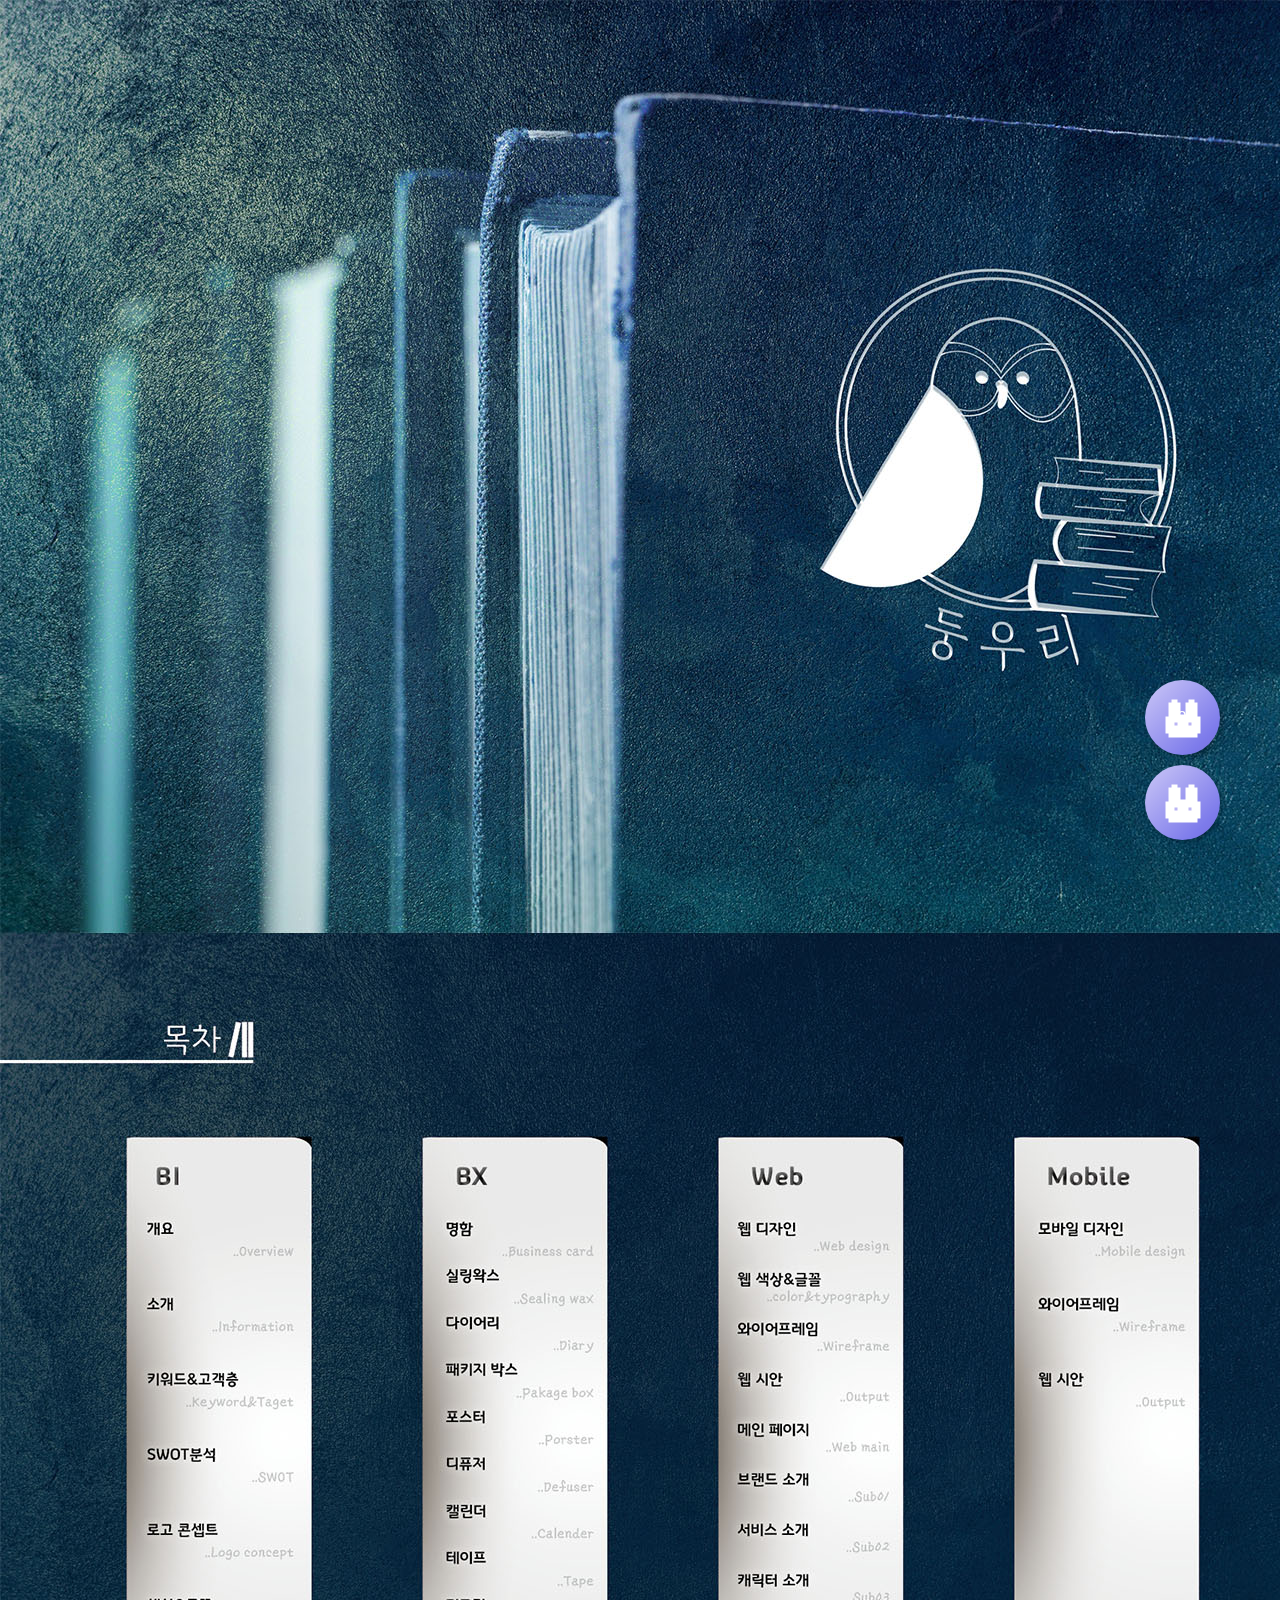
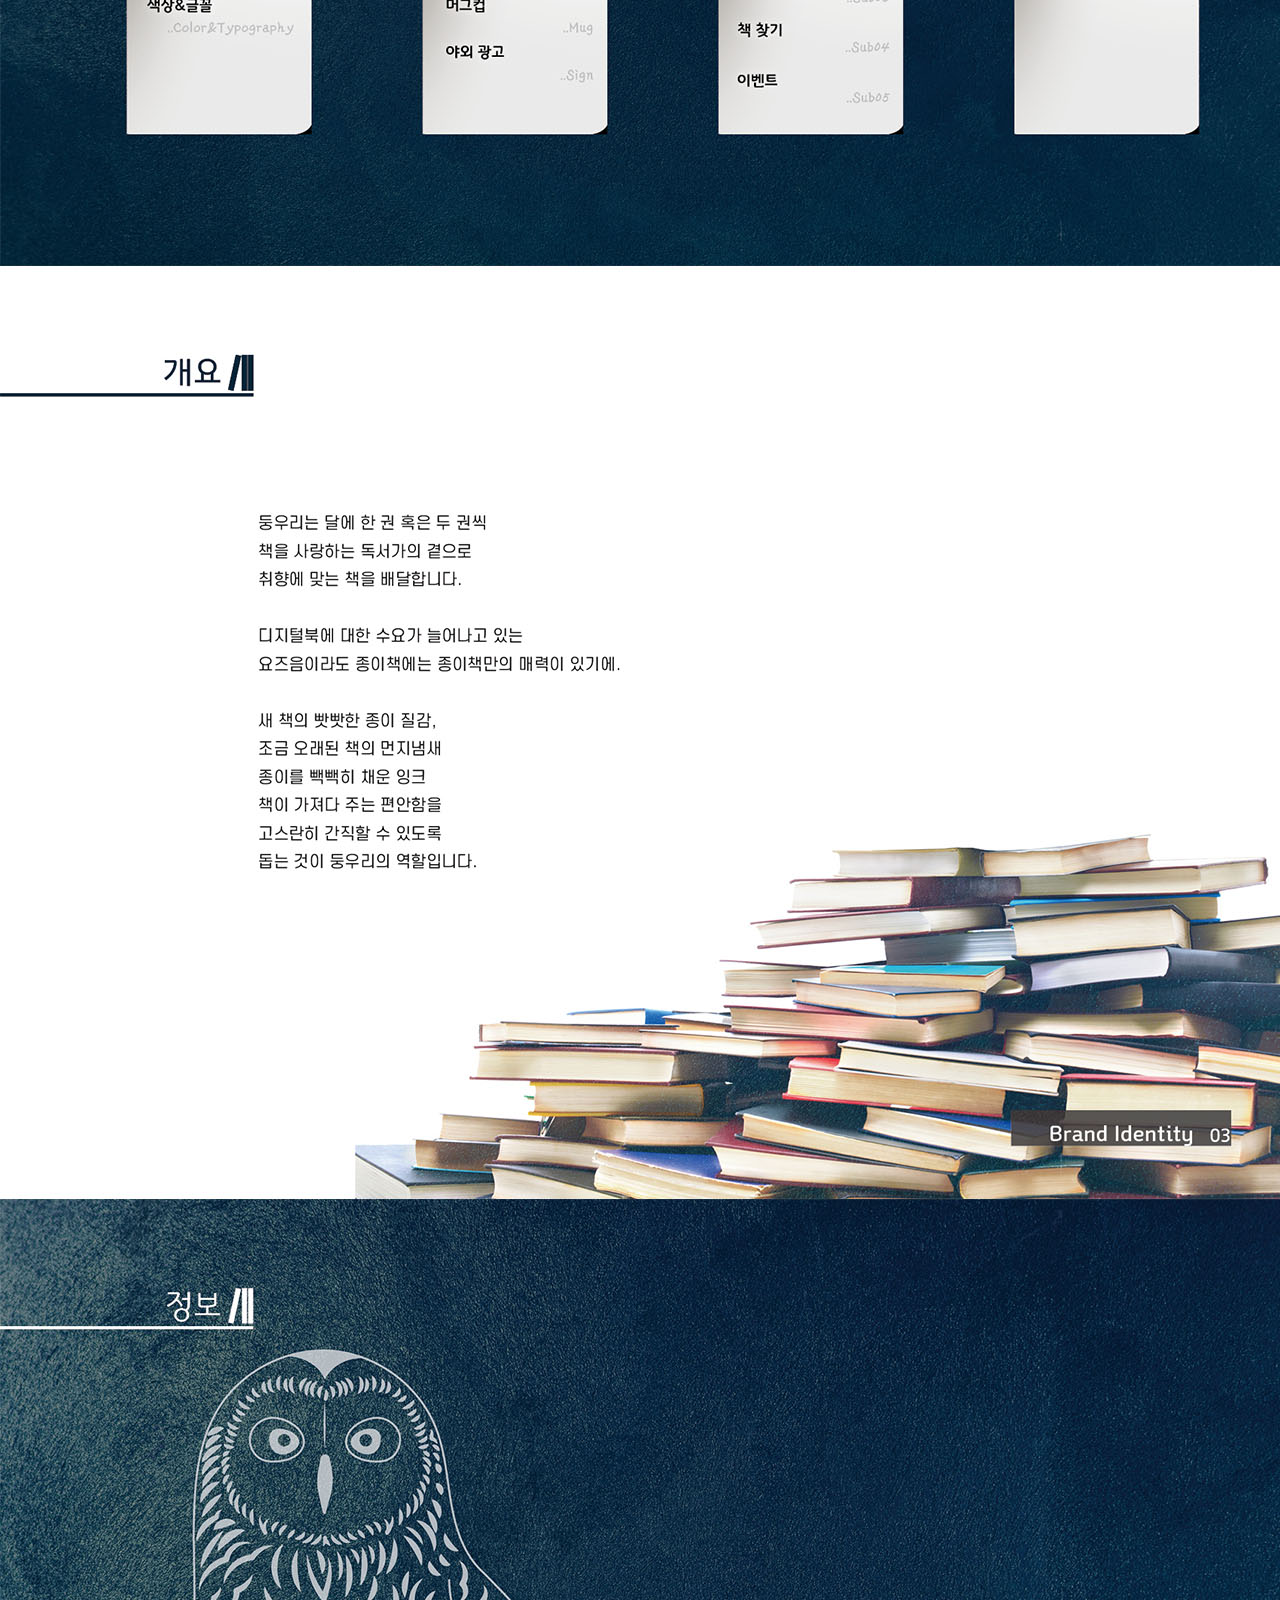
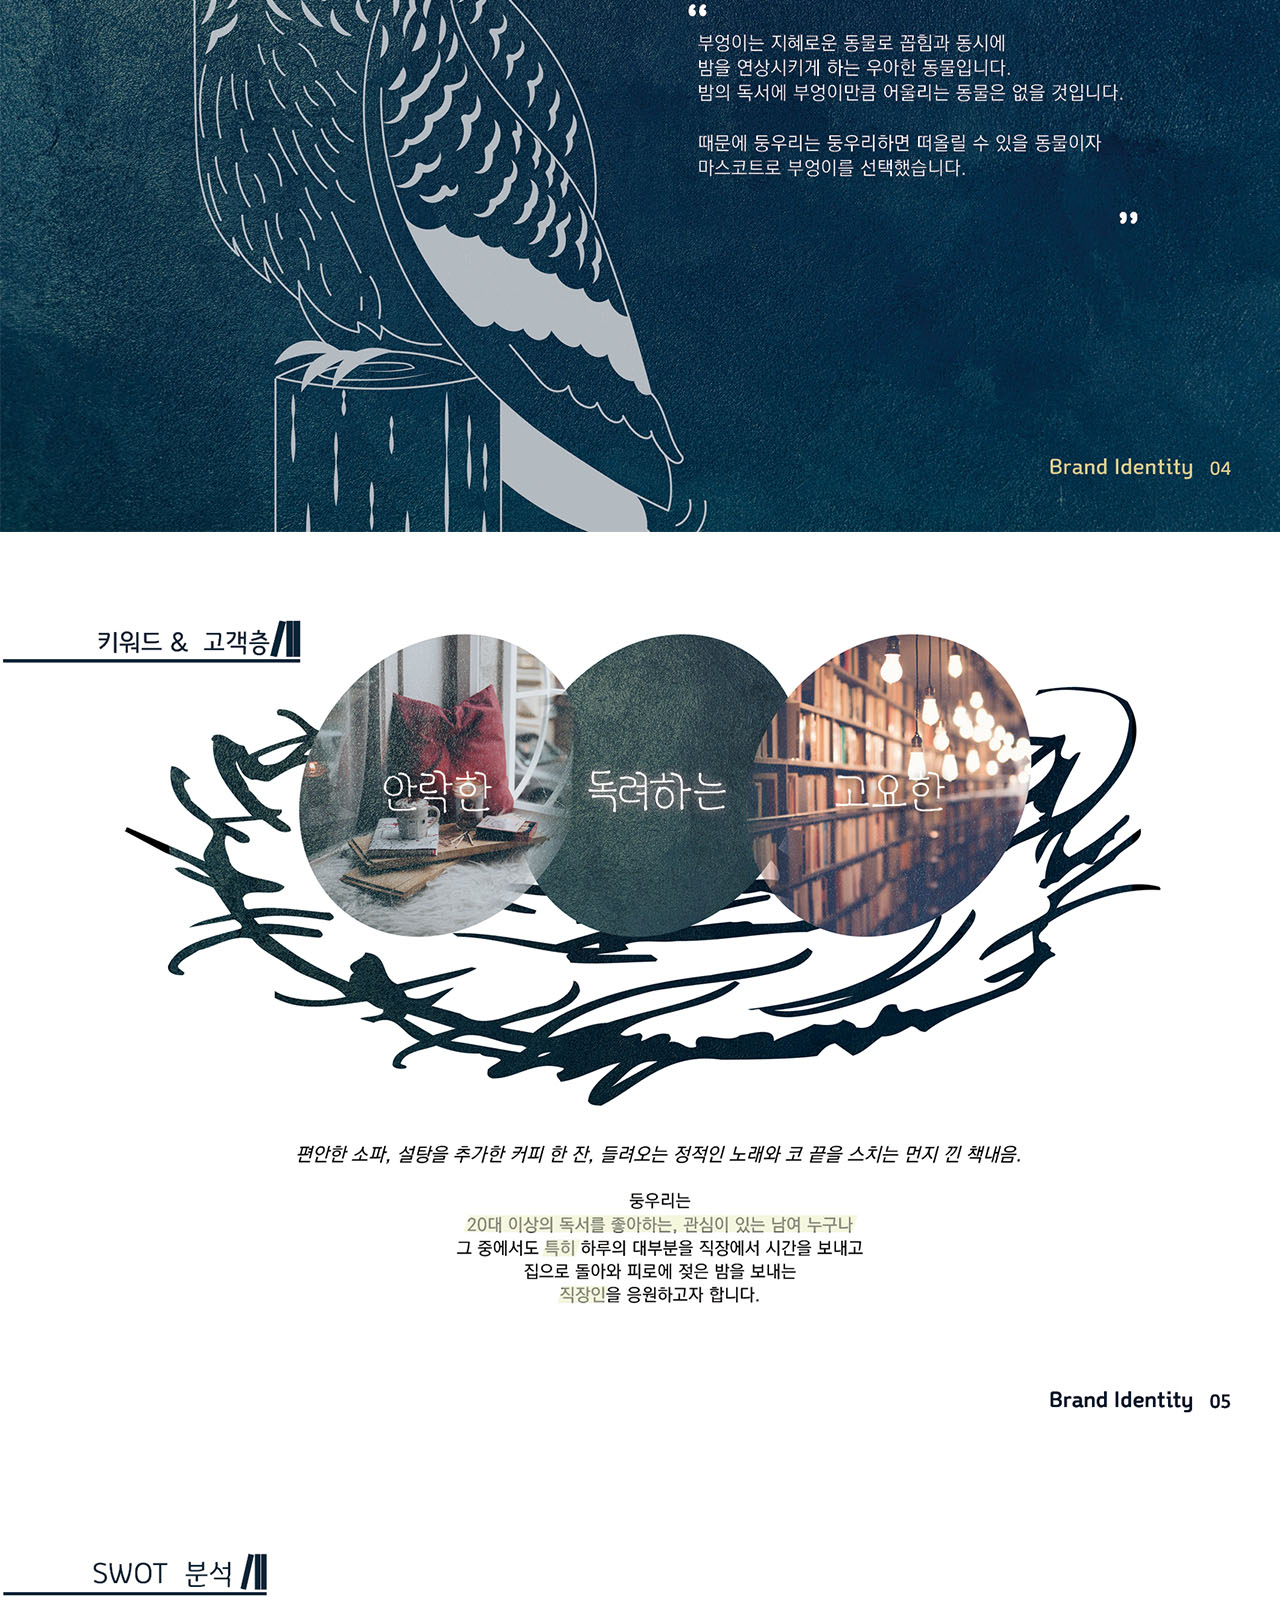
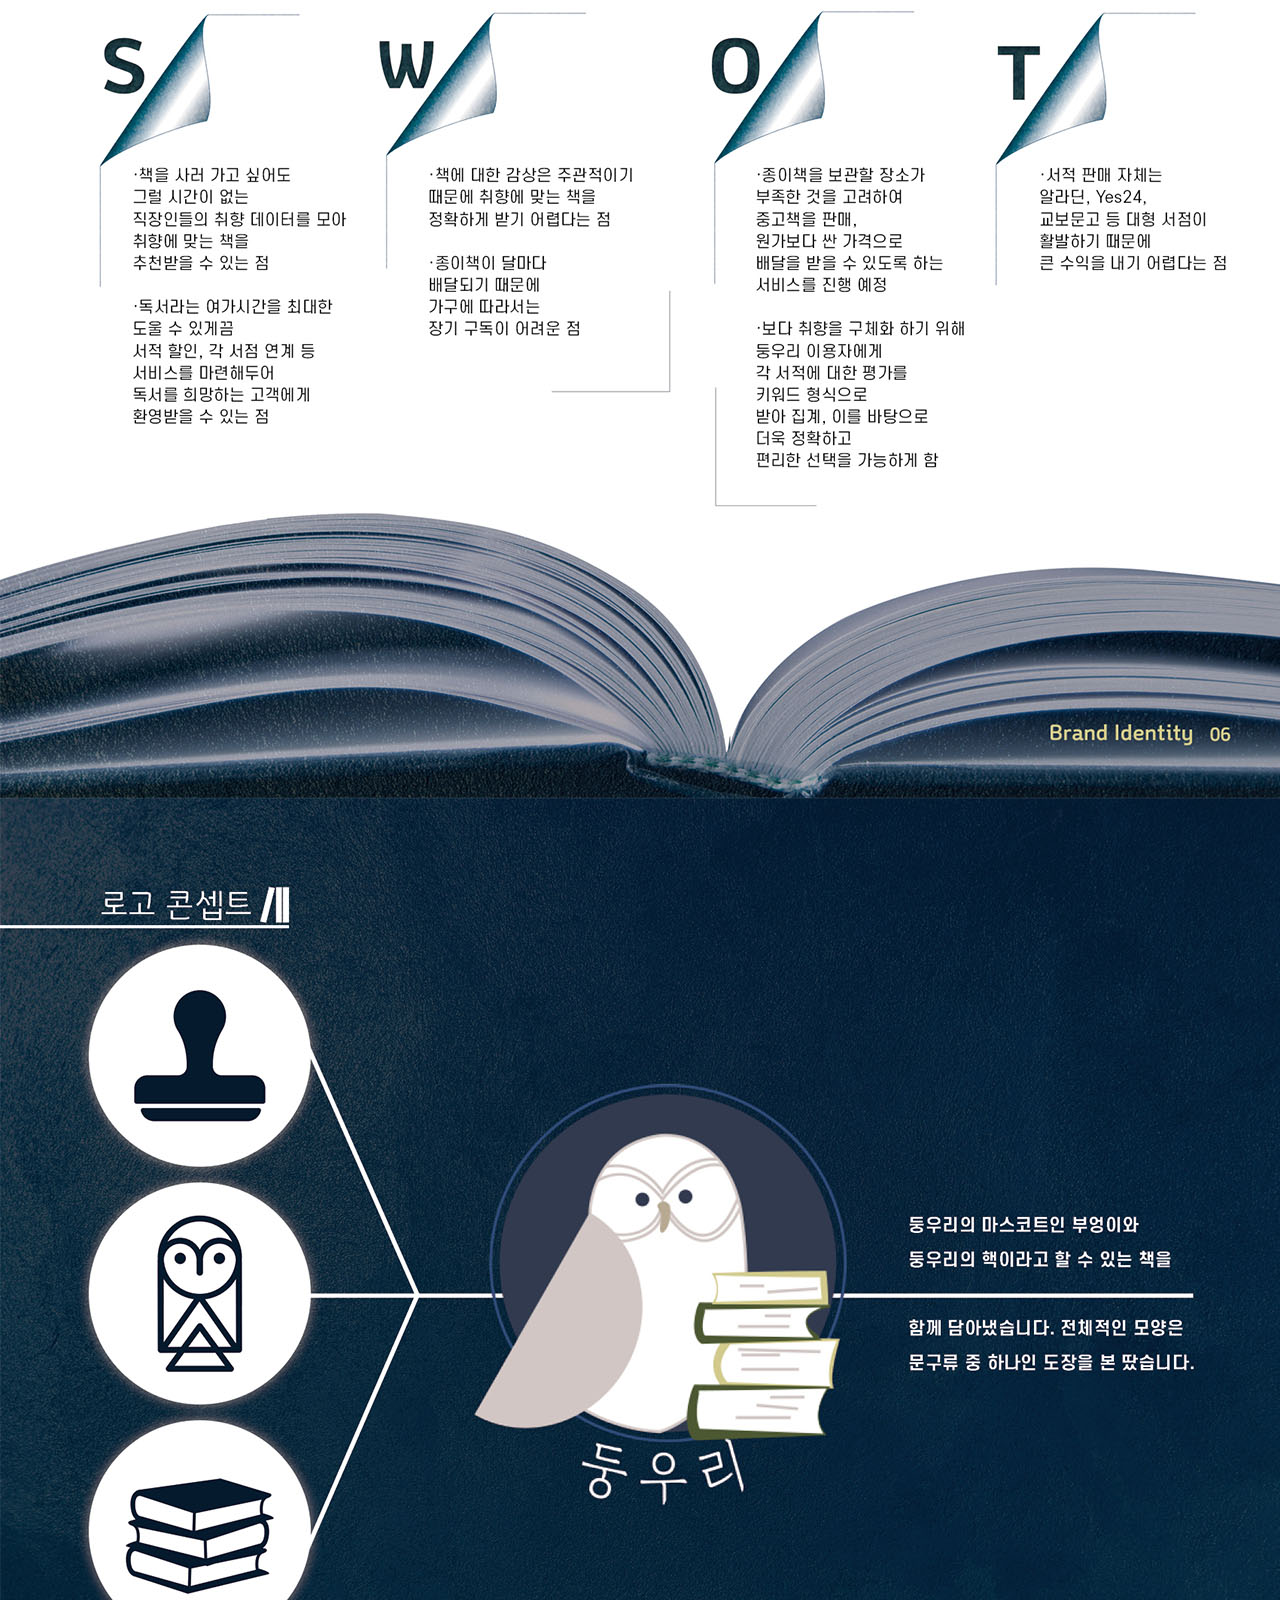
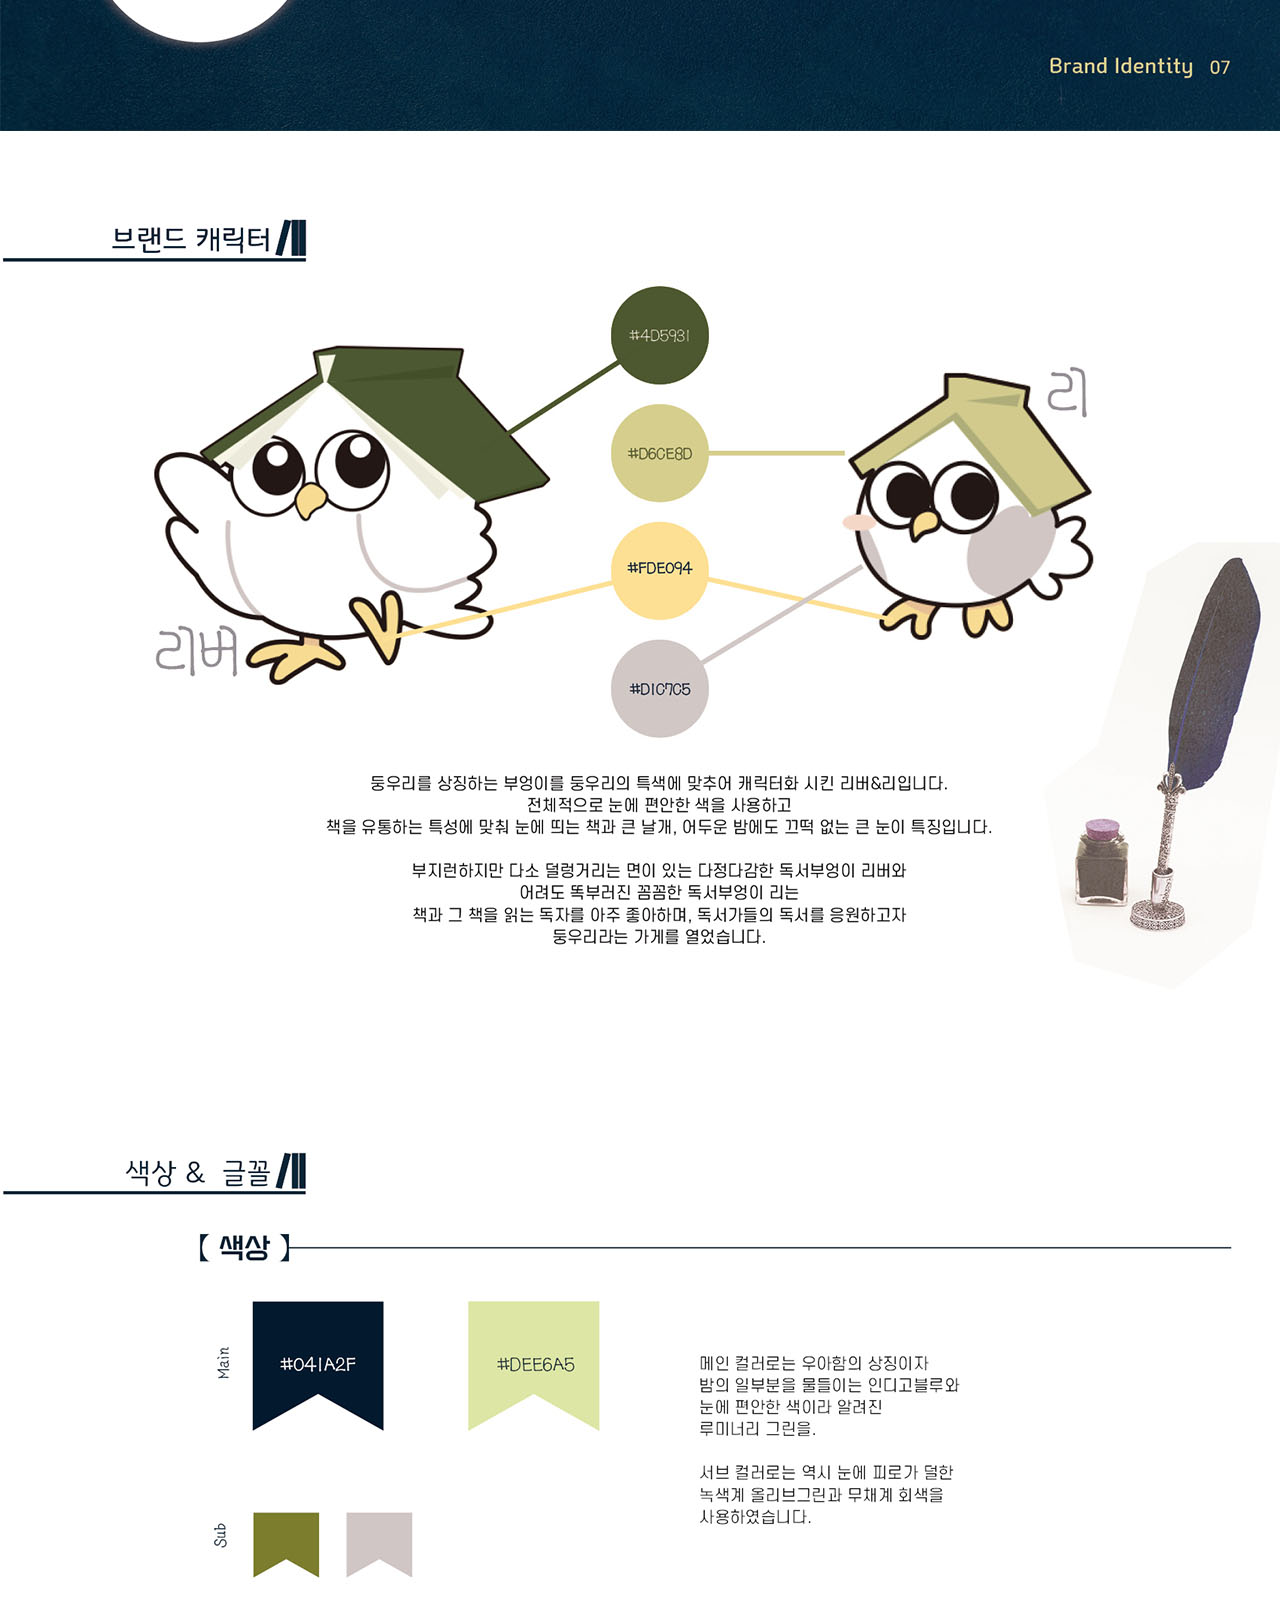
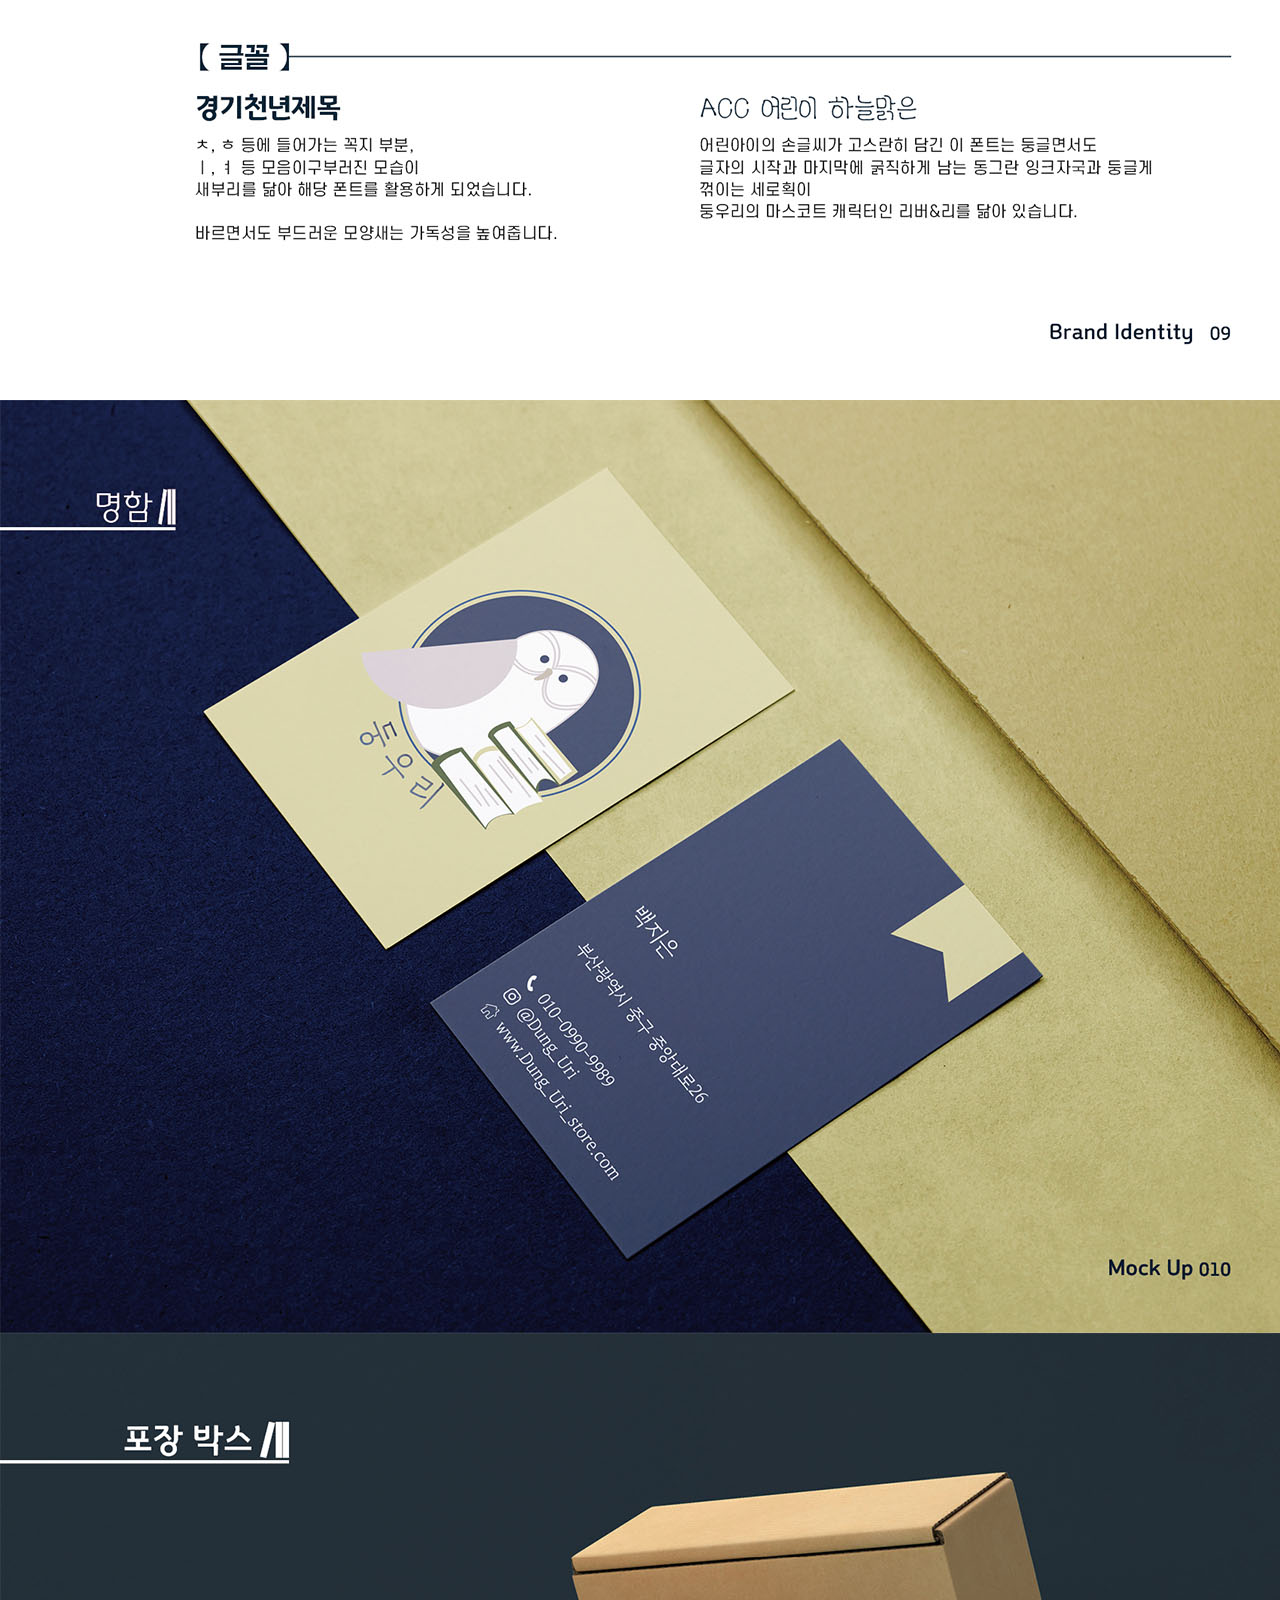
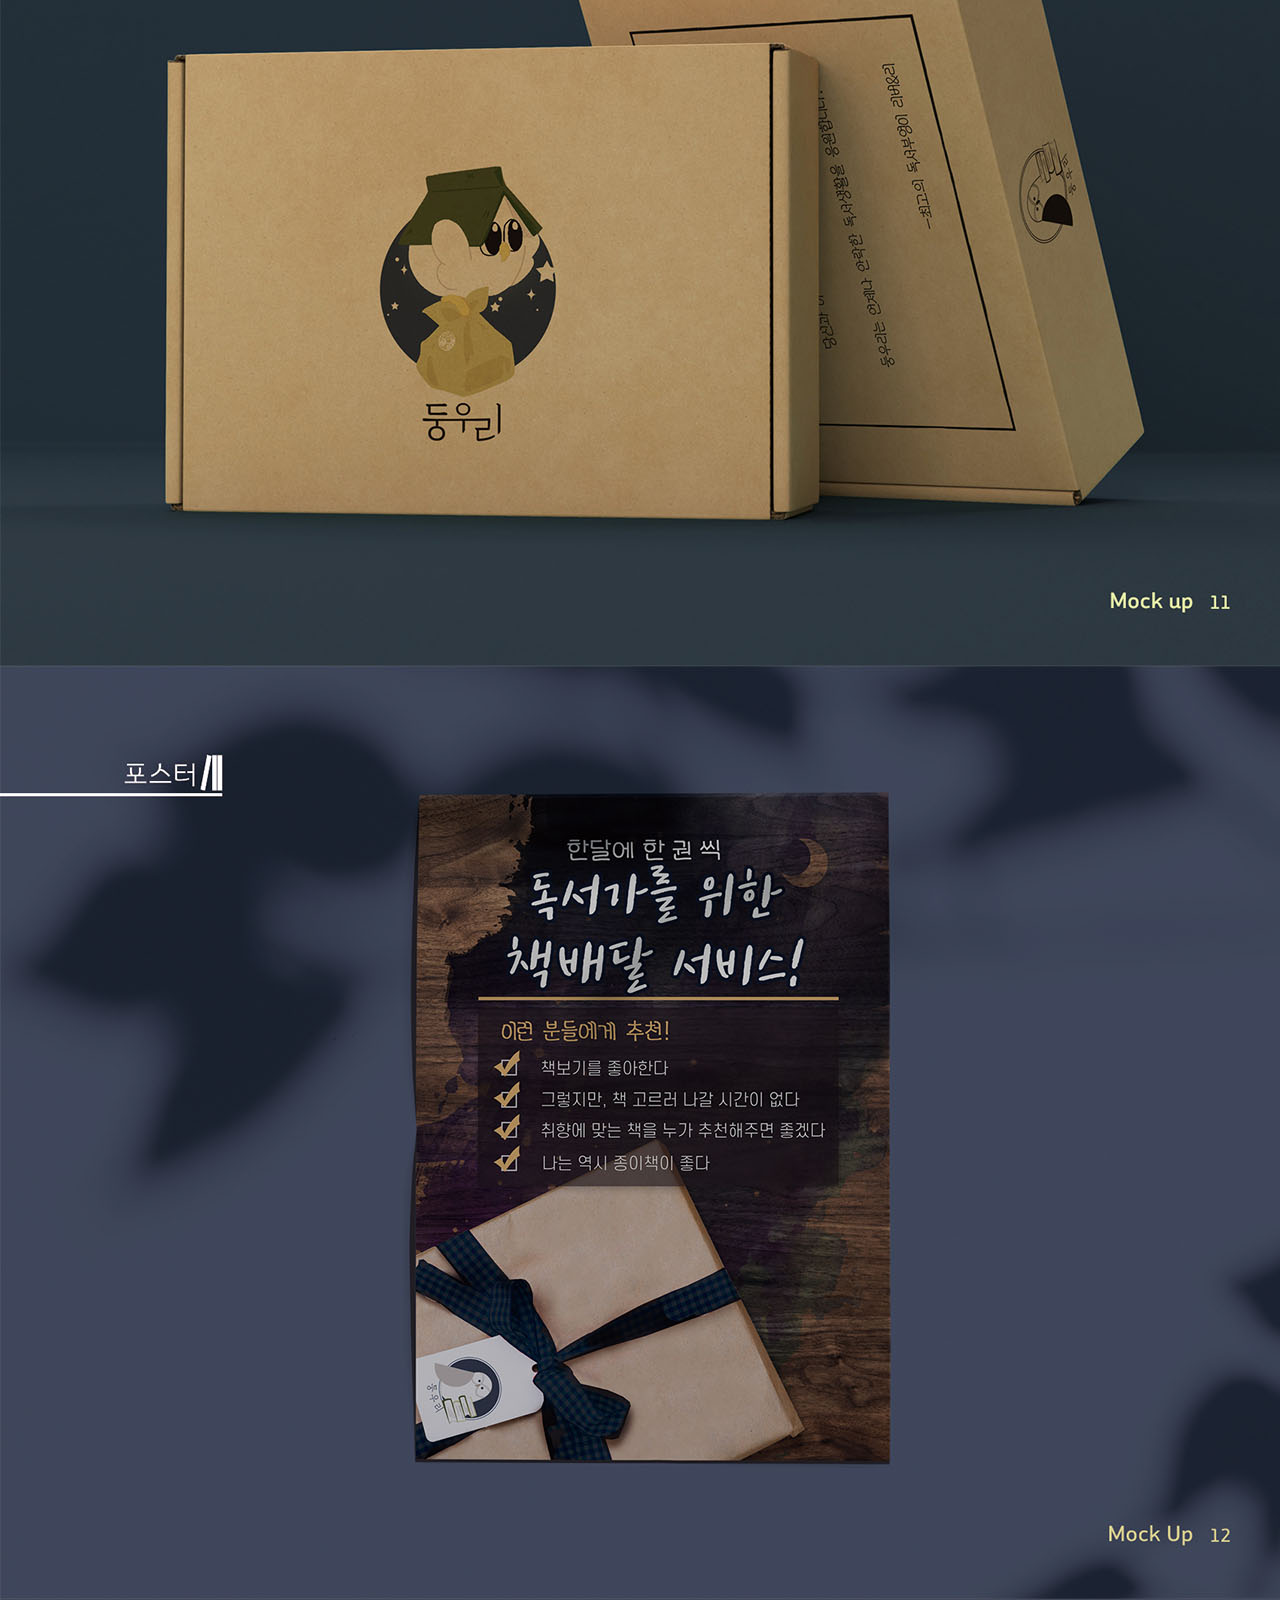
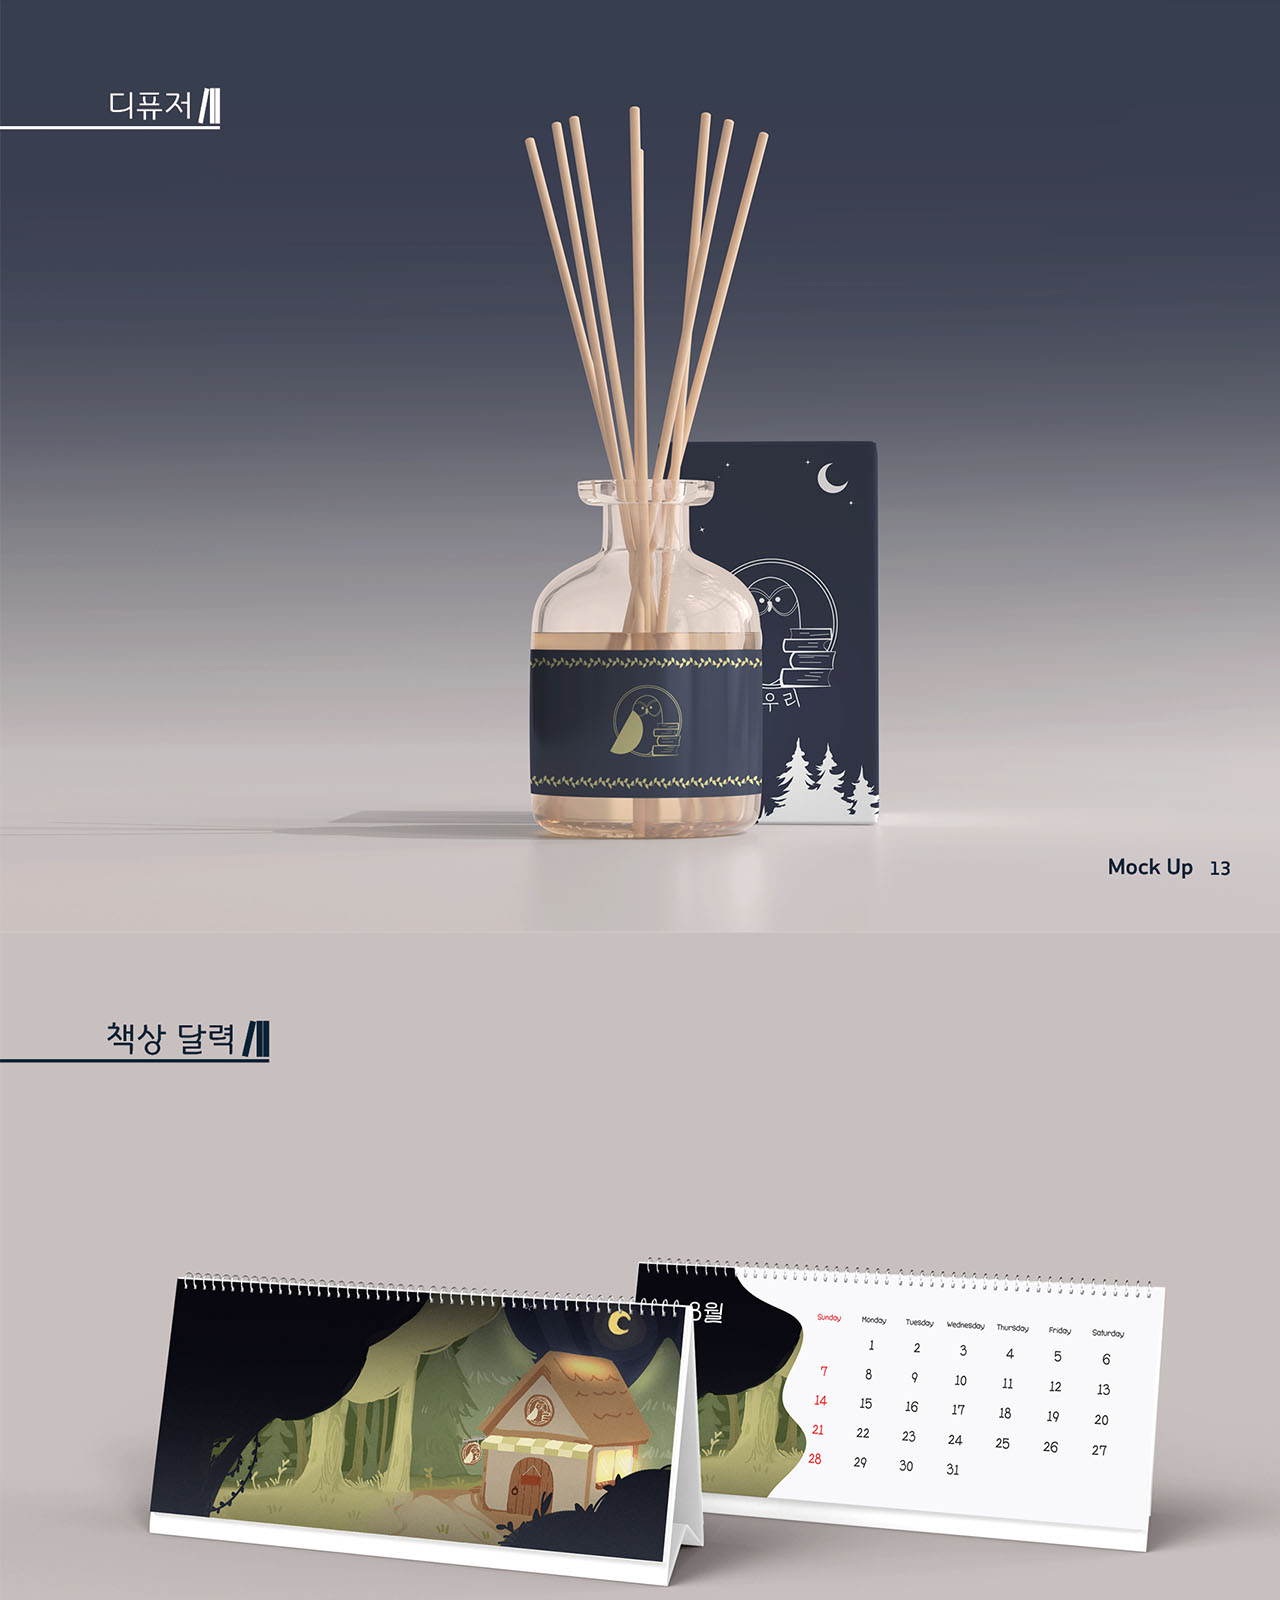
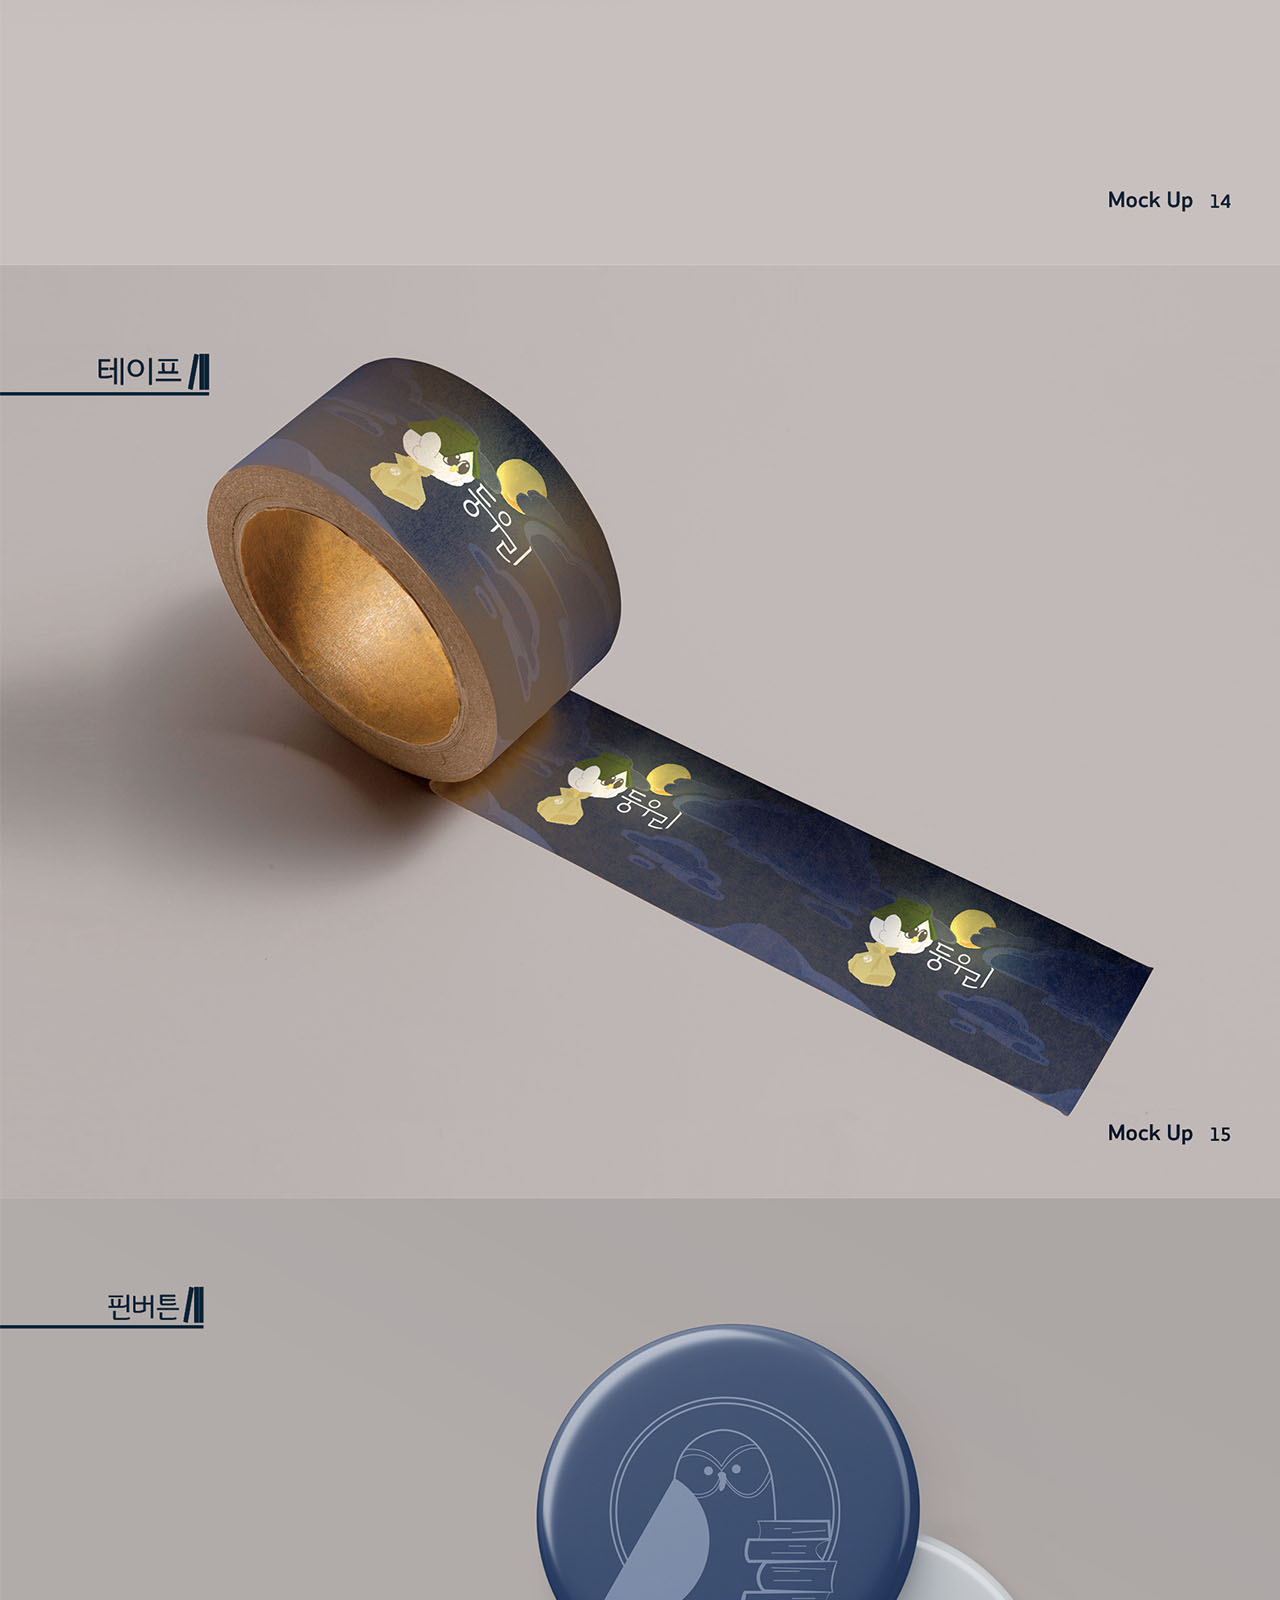
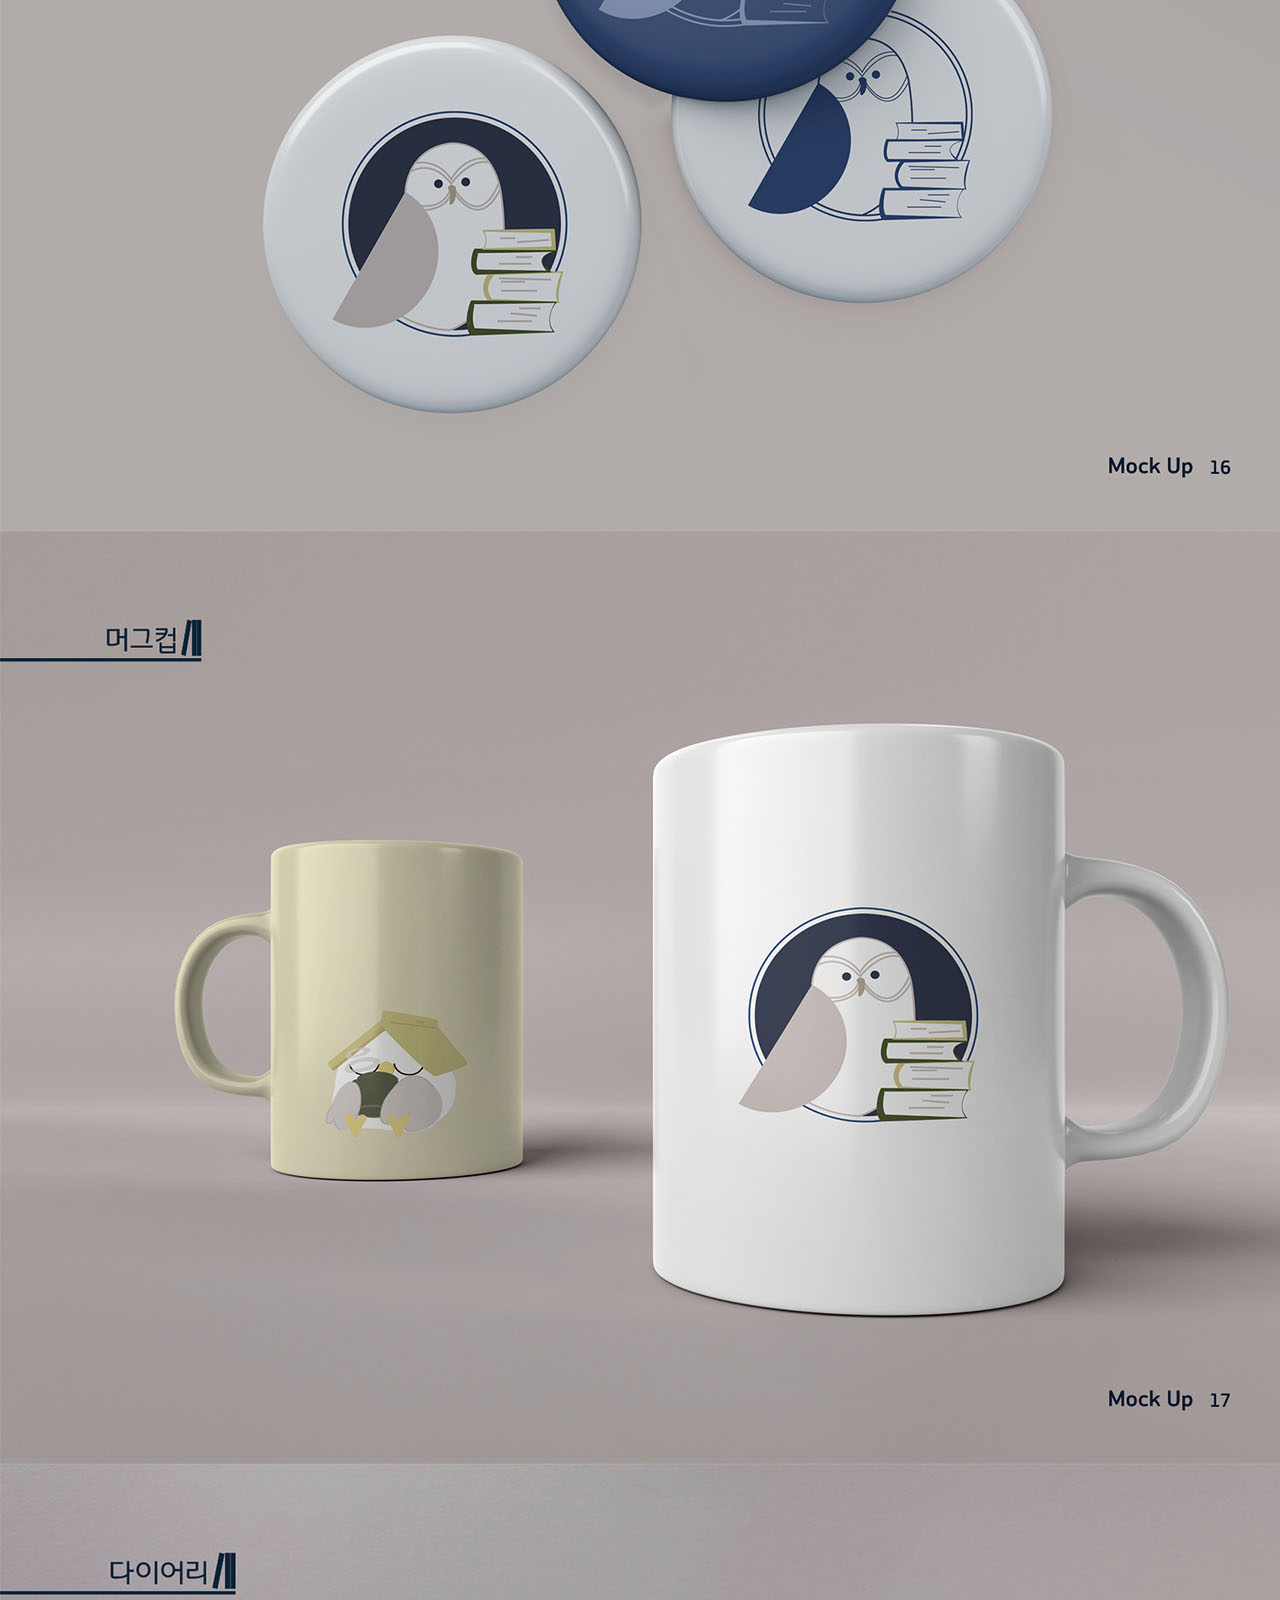
<file: guide/Dunguri-bibx.html>
<!doctype html>
<html>
	<head>
		<title>둥우리BI&BX</title>
		<meta charset="utf-8">
		<link href="guide.css" rel="stylesheet" type="text/css">
        <link rel="icon" href="../img/fabicon.png" type="image/x-icon">
	</head>
	<body>
		<img src="../img/bibx.jpg" alt="둥우리BIBX">
		<ul class="btn">
			<li><a href="#"><img src="../img/btn.png" alt="흰토끼">top</a><li>
			<li><a href="../index.html"><img src="../img/btn.png" alt="흰토끼"><p>home</p></a><li>
		</ul>
	</body>	
</html>
</file>
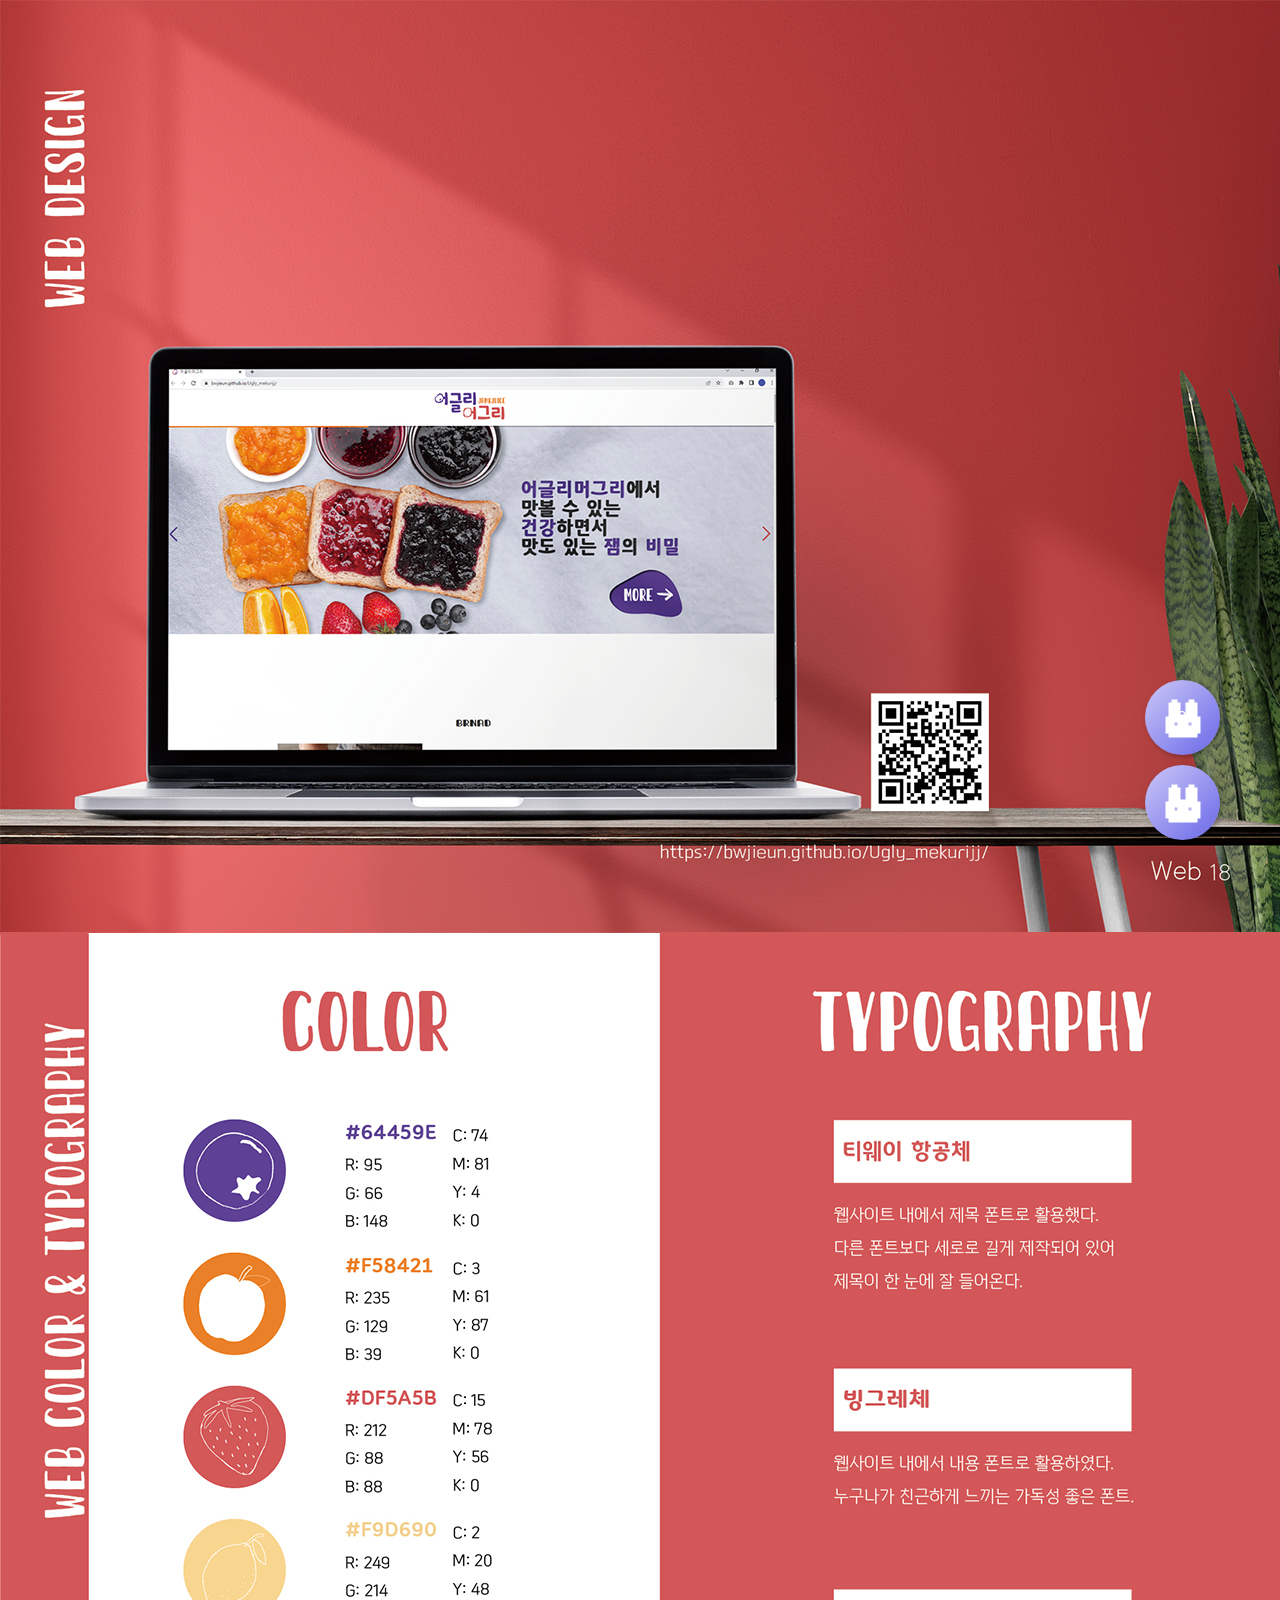
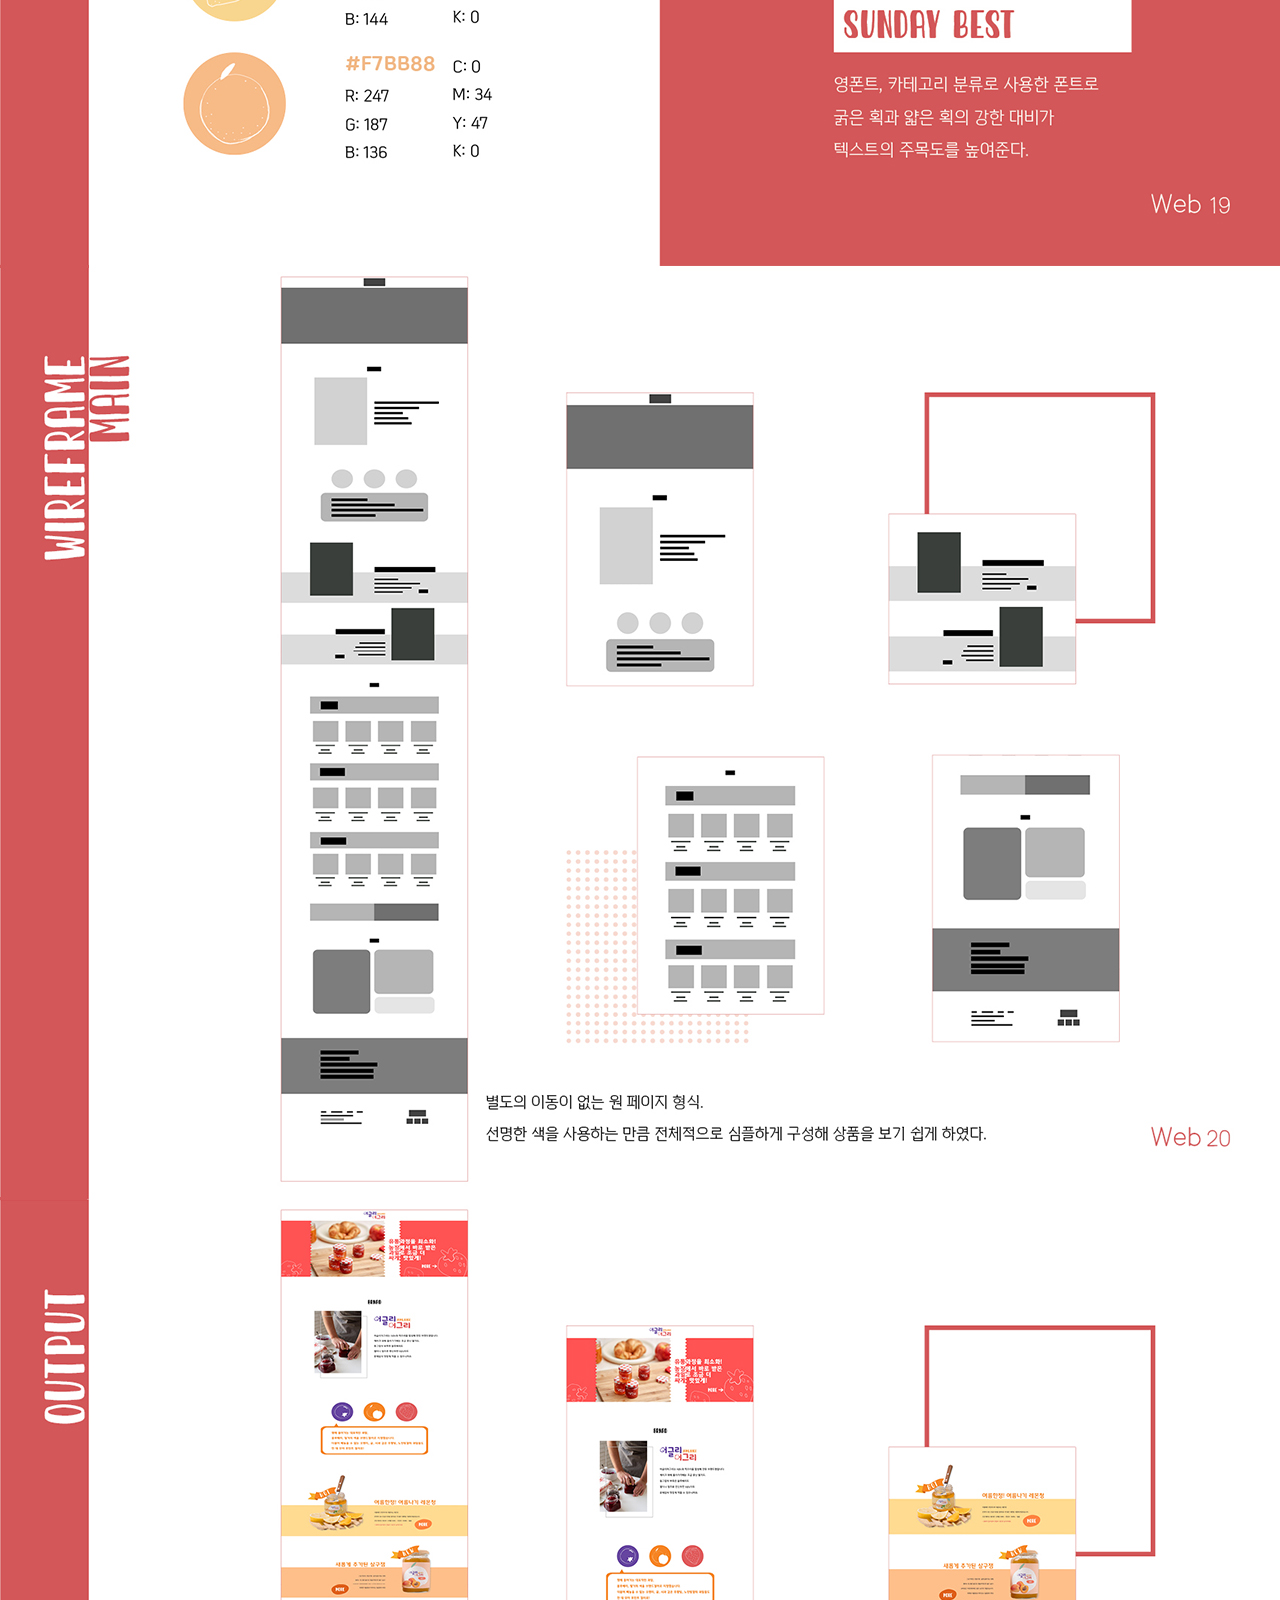
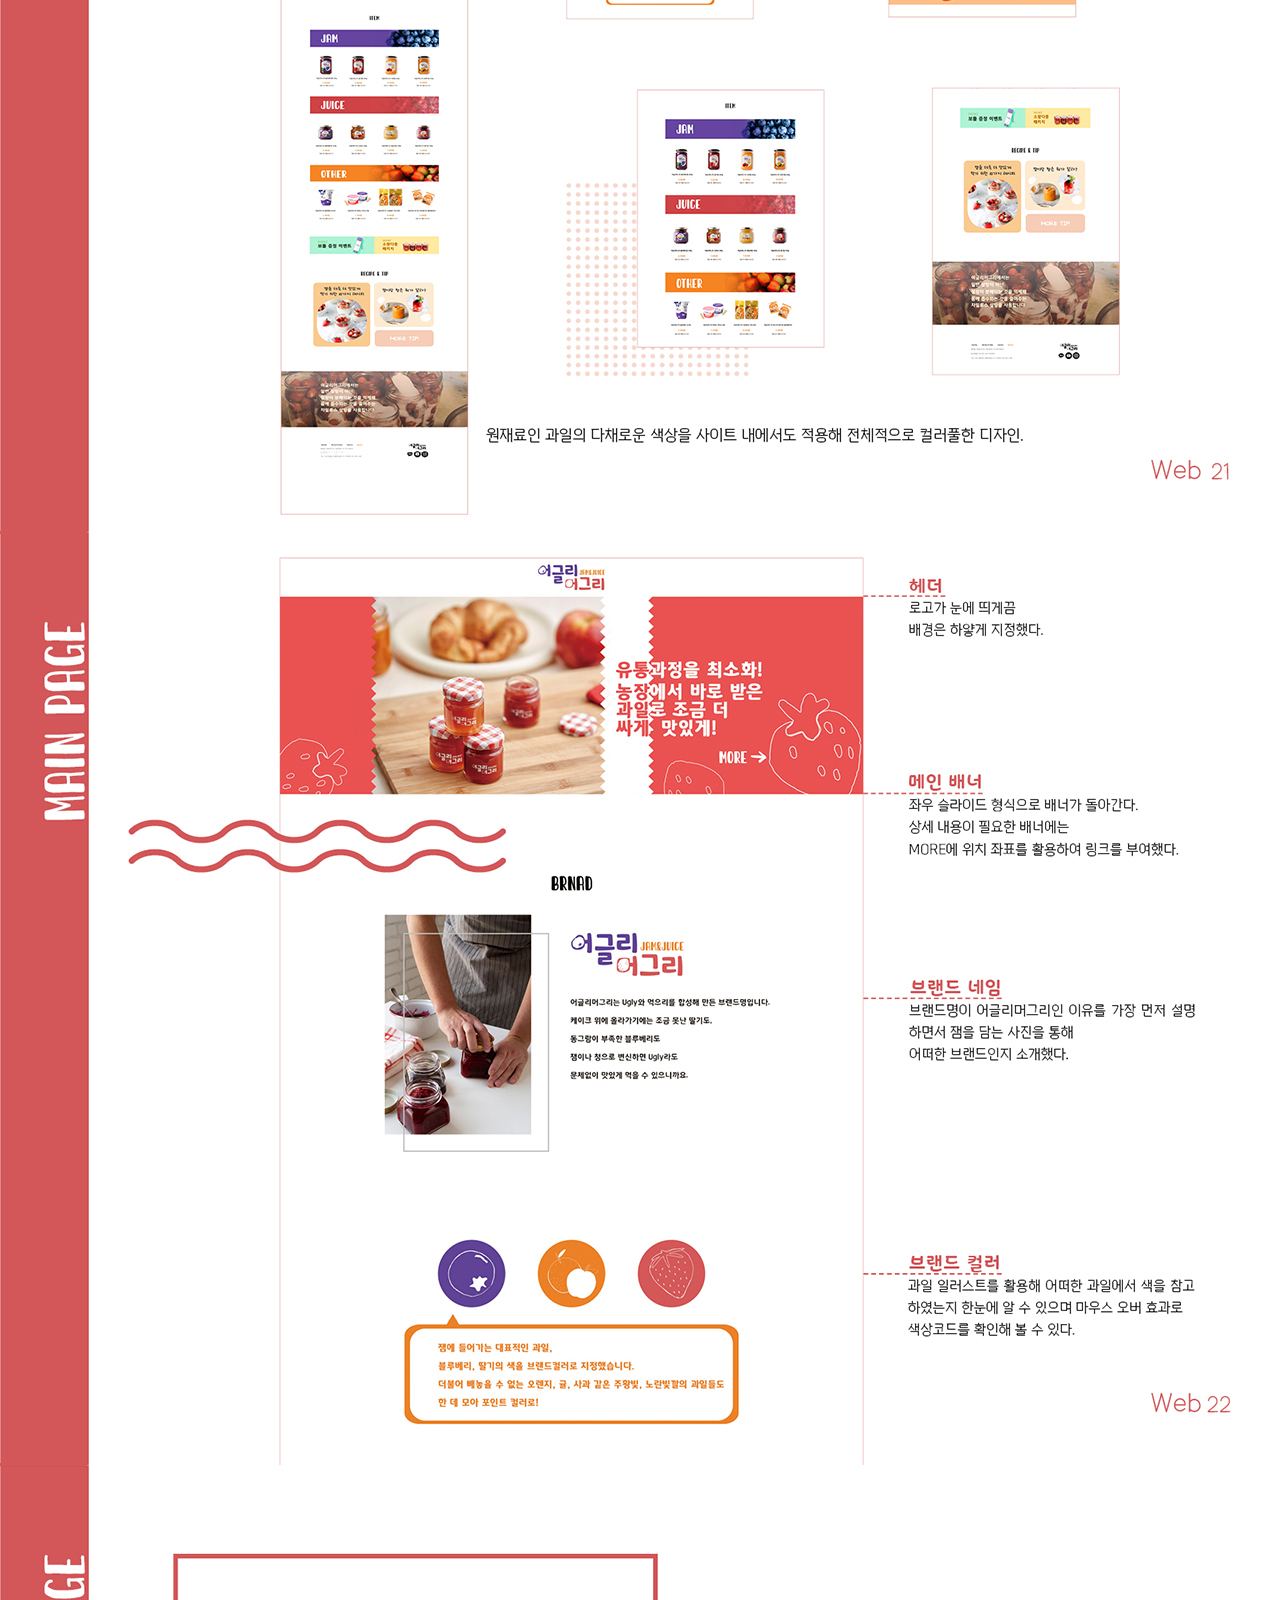
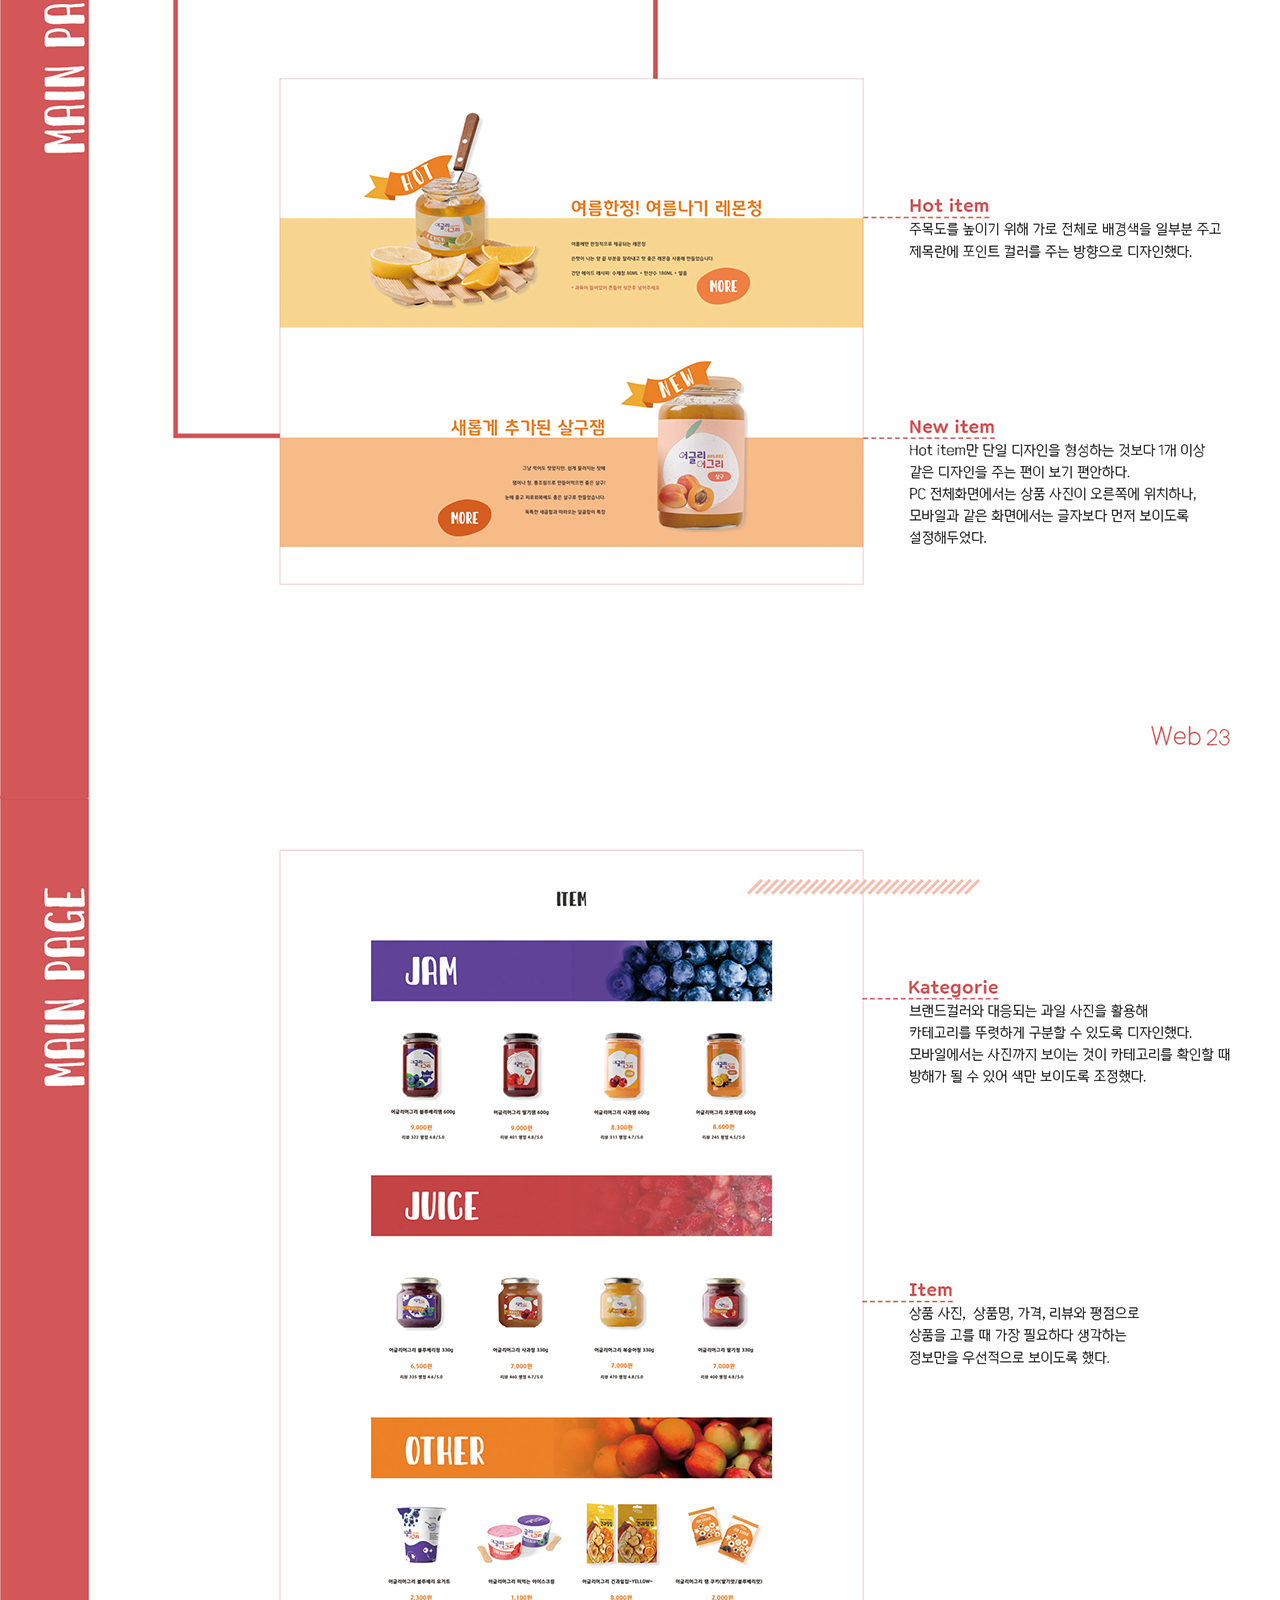
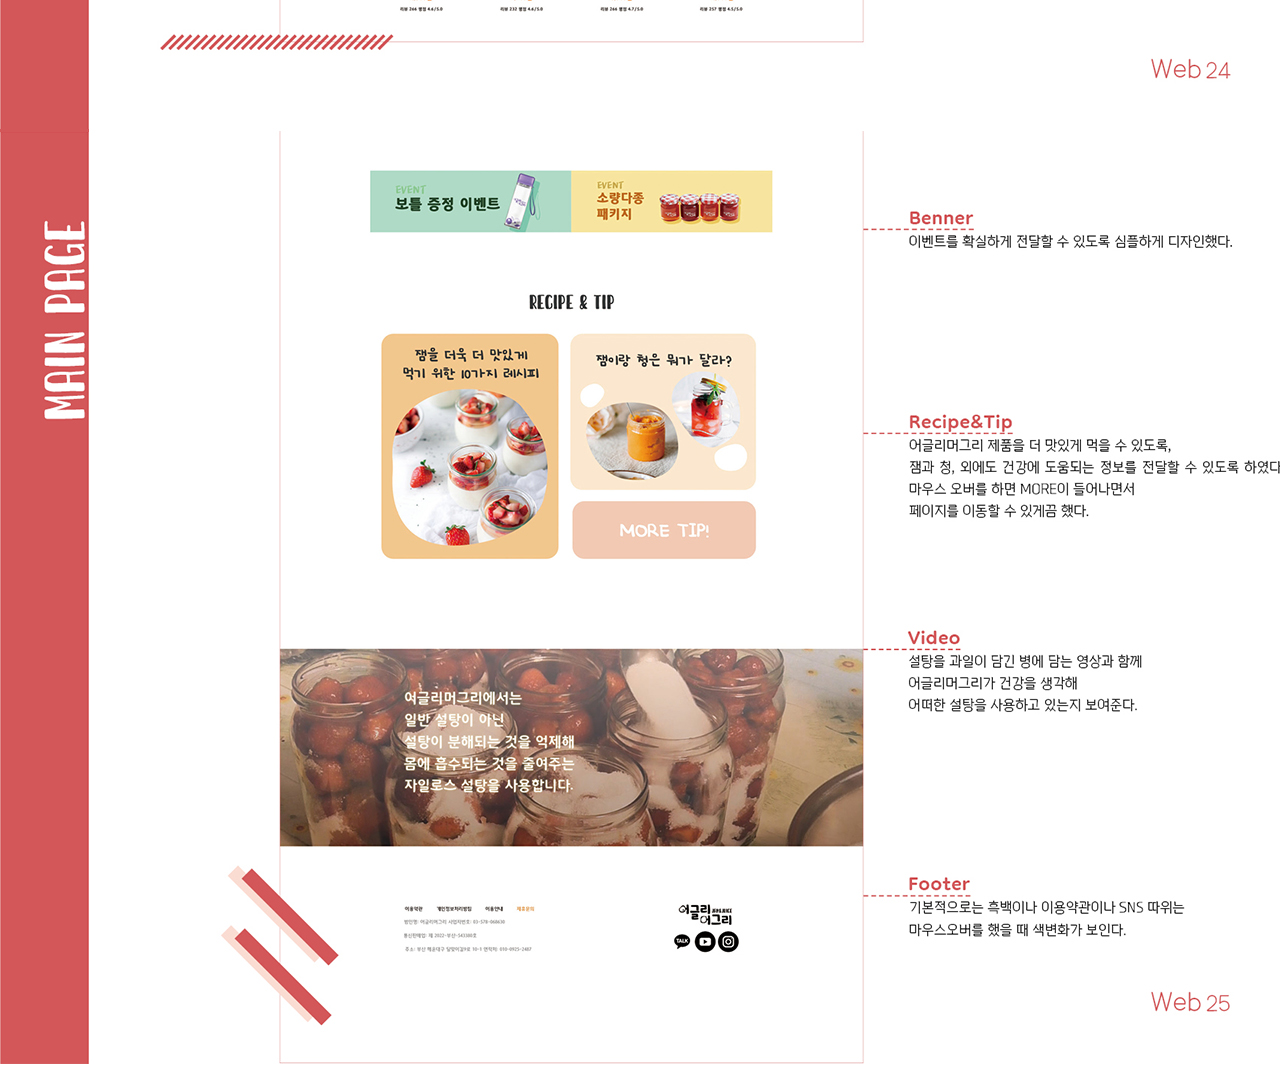
<file: guide/Uglymekuri-web.html>
<!DOCTYPE html>
<html lang="ko">
<head>
    <meta charset="UTF-8">
    <title>어글리머그리 웹&XD</title>
    <link rel="stylesheet" href="guide.css" type="text/css">
    <link rel="icon" href="../img/fabicon.png" type="image/x-icon">
</head>
<body>
    <img src="../img/web-UM.jpg" alt="어글리머그리웹XD">
    <ul class="btn">
        <li><a href="#"><img src="../img/btn.png" alt="흰토끼">Top</a></li>
        <li><a href="../index.html"><img src="../img/btn.png" alt="흰토끼"><p>Home</p></a></li>
    </ul>
</body>
</html>
</file>
<file: guide/guide.css>
@import url("https://font.elice.io/EliceDigitalBaeum.css");

* {
    margin: 0;
    padding: 0;
}
body {
    width: 1320px;
    margin: 0 auto;
}
ul {
    list-style: none;
    position: fixed;
    bottom: 50px;
    right: 50px;
    text-align: center;
}
ul li {
    margin: 10px;
}
ul li a {
    display: inline-block;
    padding: 15px 15px;
    border-radius: 50%;
    box-shadow: 2px 2px 5px rgb(0 0 0 / 30%);
    width: 45px;
    height: 45px;
    line-height: 40px;
    background: rgb(119,108,218);
background: linear-gradient(315deg, rgba(119,108,218,1) 0%, rgba(125,123,235,1) 21%, rgba(204,200,247,1) 100%);
}
a {
    text-decoration: none;
    color: #fff;
    font-family: "Elice Digital Baeum", sans-serif; 
    text-transform: capitalize;
}
img {
    width: 100%;
}

.btn li a {
    position: relative;
}
.btn li a p {
    opacity: 0;
}
.btn li a img {
    position: absolute;
    top: 50%;
    left: 50%;
    transform: translate(-50%, -50%);
    width: 45px;
    height: 45px;
}
.btn li:hover img {
    opacity: 0;
}
.btn li:hover p {
    opacity: 1;
}
</file>
